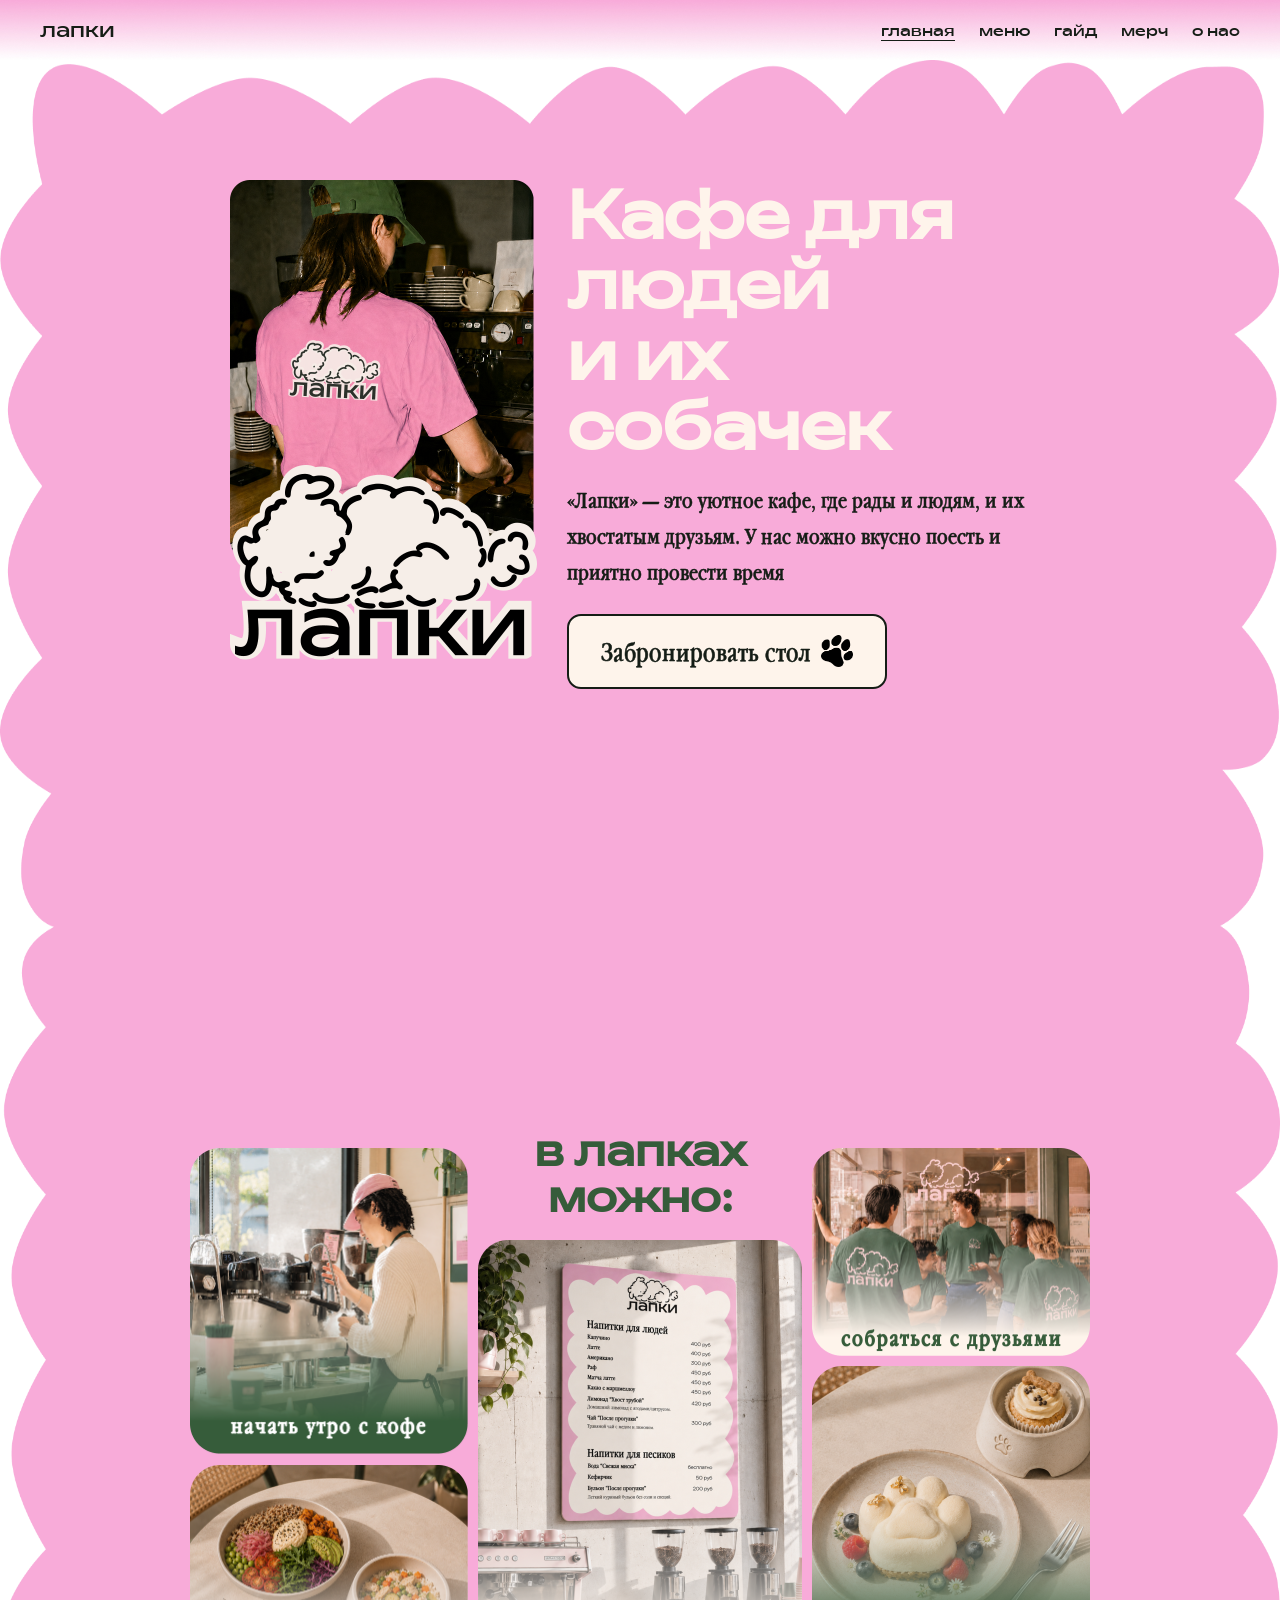
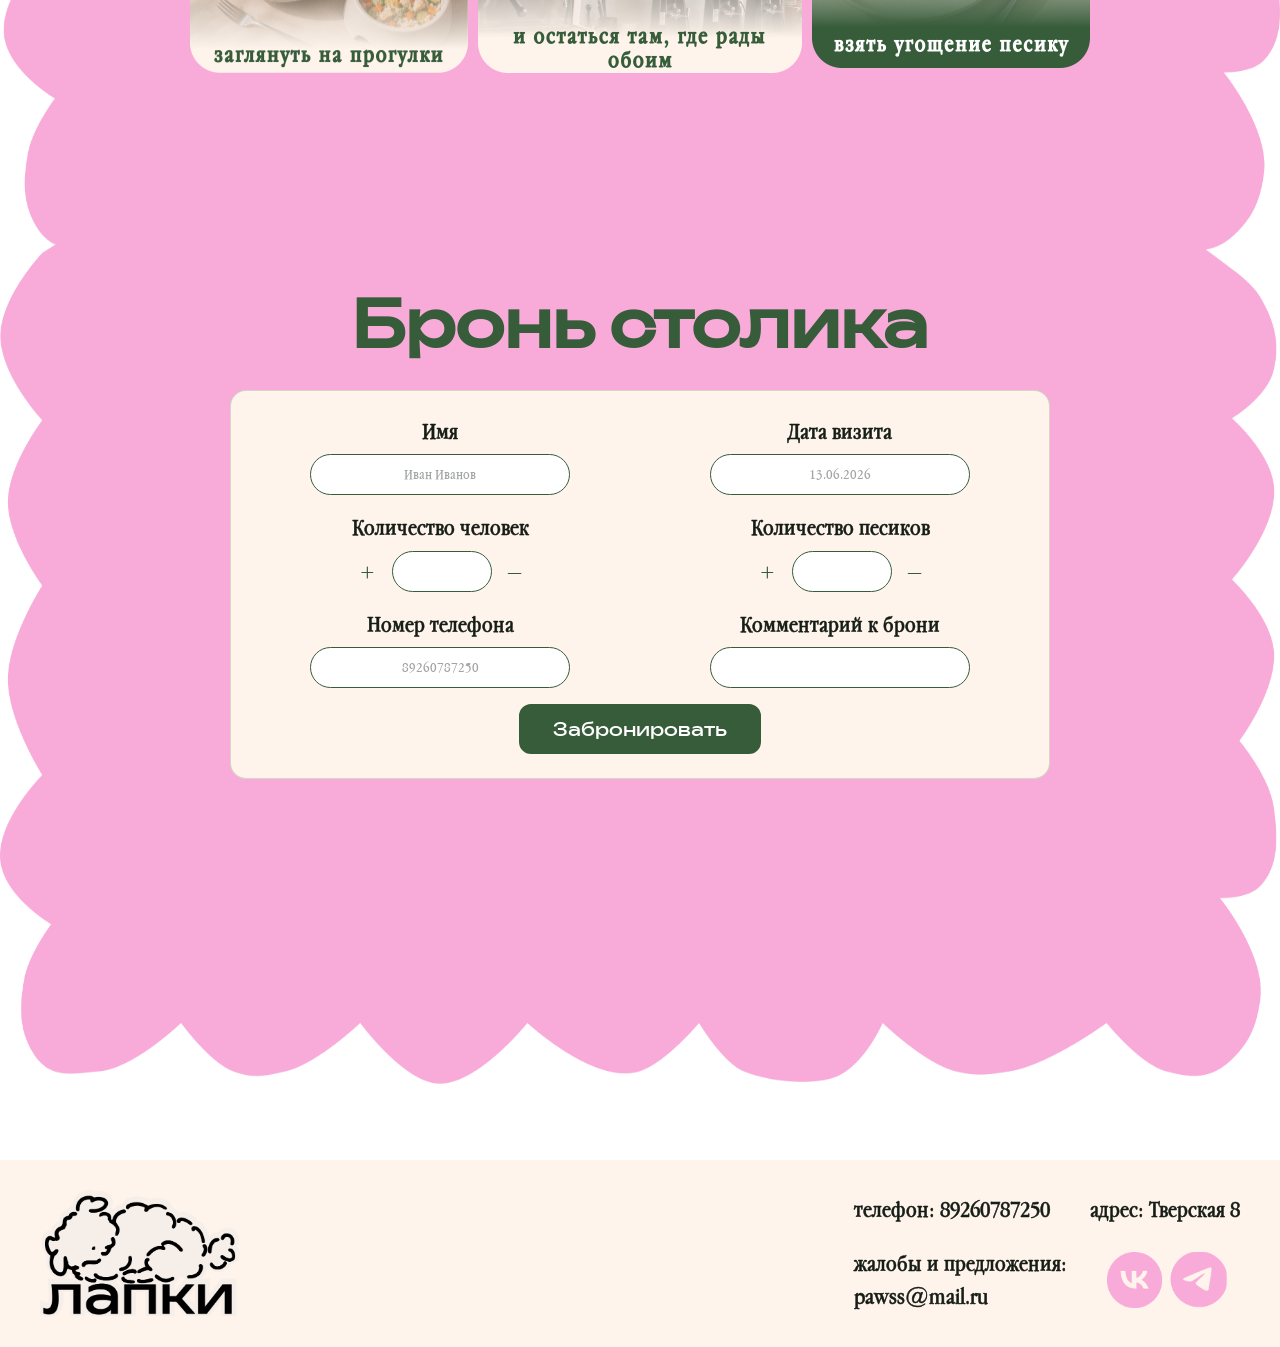
<file: index.html>
<!DOCTYPE html>
<html lang="ru">
<head>
    <meta charset="UTF-8">
    <meta name="viewport" content="width=device-width, initial-scale=1.0">
    <title>Лапки</title>
    <link rel="icon" href="assets/images/favicon.png" type="image/png">
    <link rel="stylesheet" href="css/style.css">
</head>
<body>
    <header class="header header-pink-white">
        <span class="header_logo">лапки</span>
        <button class="burger" aria-label="Меню"><span></span><span></span><span></span></button>
        <nav class="header_nav">
            <a href="index.html" class="nav_link nav_link-active">главная</a>
            <a href="menu.html" class="nav_link">меню</a>
            <a href="guide.html" class="nav_link">гайд</a>
            <a href="merch.html" class="nav_link">мерч</a>
            <a href="about.html" class="nav_link">о нас</a>
        </nav>
    </header>

    <main class="main-page" style="background-image: url('assets/images/фон главная .png');">
        <div class="main-content">
            <section class="hero" id="screen1">
                <div class="hero_left">
                    <img src="assets/images/first.png" class="hero_photo">
                </div>
                <div class="hero_right">
                    <h1 class="hero_title">Кафе для людей<br>и их собачек</h1>
                    <p class="hero_desc">«Лапки» — это уютное кафе, где рады и людям, и их хвостатым друзьям. У нас можно вкусно поесть и приятно провести время</p>
                    <a href="#booking" class="btn-book">Забронировать стол <img src="assets/images/paaws.png" class="btn_paw"></a>
                </div>
            </section>

            <section class="activities">
                <div class="act-grid">
                    <div class="act-col act-col-left">
                        <img src="assets/images/33.png" class="act-img">
                        <img src="assets/images/11.png" class="act-img">
                    </div>
                    <div class="act-col act-col-center">
                        <h2 class="act-title">в лапках<br>можно:</h2>
                        <img src="assets/images/Frame 45.png" class="act-img act-img-center">
                    </div>
                    <div class="act-col act-col-right">
                        <img src="assets/images/44.png" class="act-img">
                        <img src="assets/images/55.png" class="act-img">
                    </div>
                </div>
            </section>

            <section class="booking" id="booking">
                <h2 class="booking_title">Бронь столика</h2>
                <form class="booking_form">
                    <div class="booking_row">
                        <div class="booking_field">
                            <label class="booking_label">Имя</label>
                            <input type="text" class="booking_input" placeholder="Иван Иванов">
                        </div>
                        <div class="booking_field">
                            <label class="booking_label">Дата визита</label>
                            <input type="text" class="booking_input" placeholder="13.06.2026">
                        </div>
                    </div>
                    <div class="booking_row">
                        <div class="booking_field">
                            <label class="booking_label">Количество человек</label>
                            <div class="booking_counter">
                                <button type="button" class="counter_btn" data-action="plus" data-target="people">+</button>
                                <input type="text" class="counter_input" id="people-count" value="" readonly>
                                <button type="button" class="counter_btn" data-action="minus" data-target="people">—</button>
                            </div>
                        </div>
                        <div class="booking_field">
                            <label class="booking_label">Количество песиков</label>
                            <div class="booking_counter">
                                <button type="button" class="counter_btn" data-action="plus" data-target="dogs">+</button>
                                <input type="text" class="counter_input" id="dogs-count" value="" readonly>
                                <button type="button" class="counter_btn" data-action="minus" data-target="dogs">—</button>
                            </div>
                        </div>
                    </div>
                    <div class="booking_row">
                        <div class="booking_field">
                            <label class="booking_label">Номер телефона</label>
                            <input type="tel" class="booking_input" placeholder="89260787250">
                            
                        </div>
                        <div class="booking_field">
                            <label class="booking_label">Комментарий к брони</label>
                            <input type="text" class="booking_input">
                        </div>
                    </div>
                    <div class="booking_submit-wrap">
                        <button type="button" class="btn-green">Забронировать</button>
                    </div>
                </form>
            </section>
        </div>
    </main>

    <footer class="footer">
        <div class="footer_inner">
            <img src="assets/images/logo.png" class="footer_logo-img">
            <div class="footer_right">
                <div class="footer_row">
                    <span>телефон: 89260787250</span>
                    <span>адрес: Тверская 8</span>
                </div>
                <div class="footer_row">
                    <span>жалобы и предложения:<br>pawss@mail.ru</span>
                    <img src="assets/images/net.png" class="footer_socials">
                </div>
            </div>
        </div>
    </footer>

    <script src="scripts/script.js"></script>
</body>
</html>
</file>
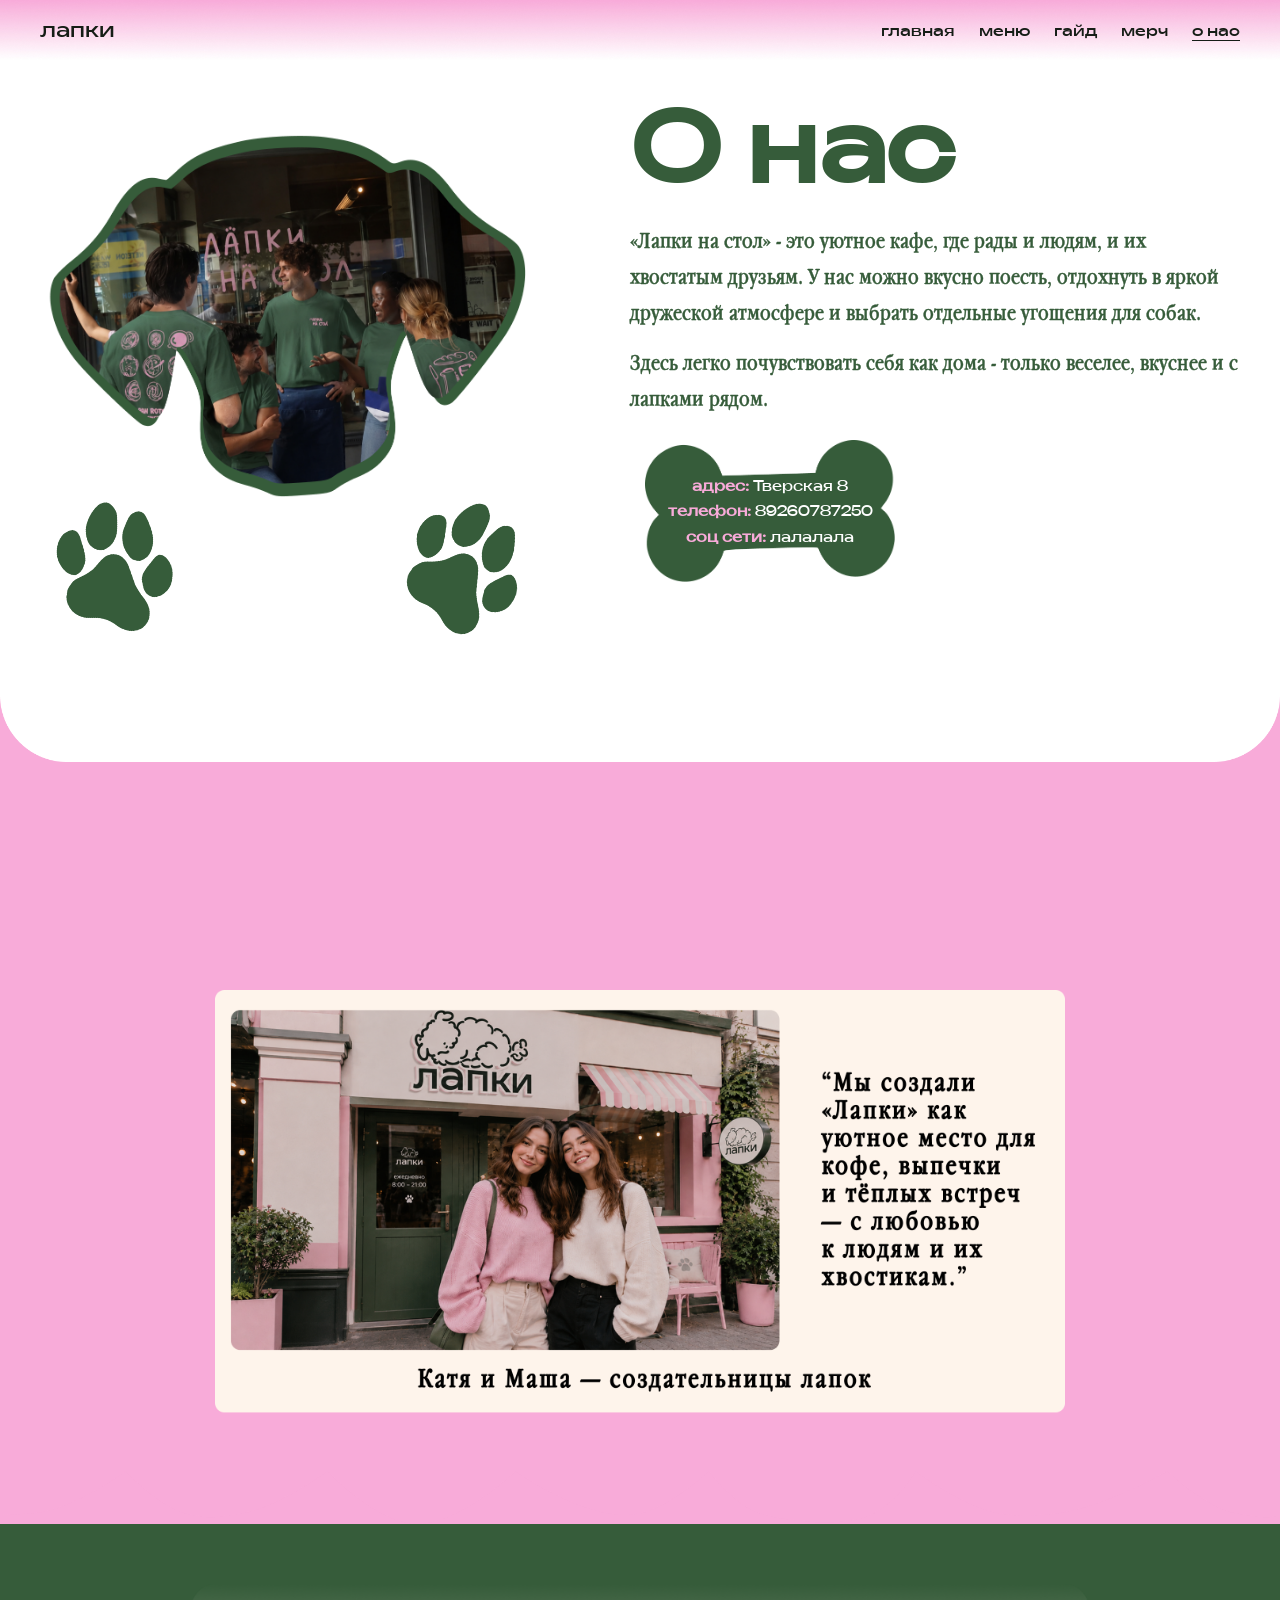
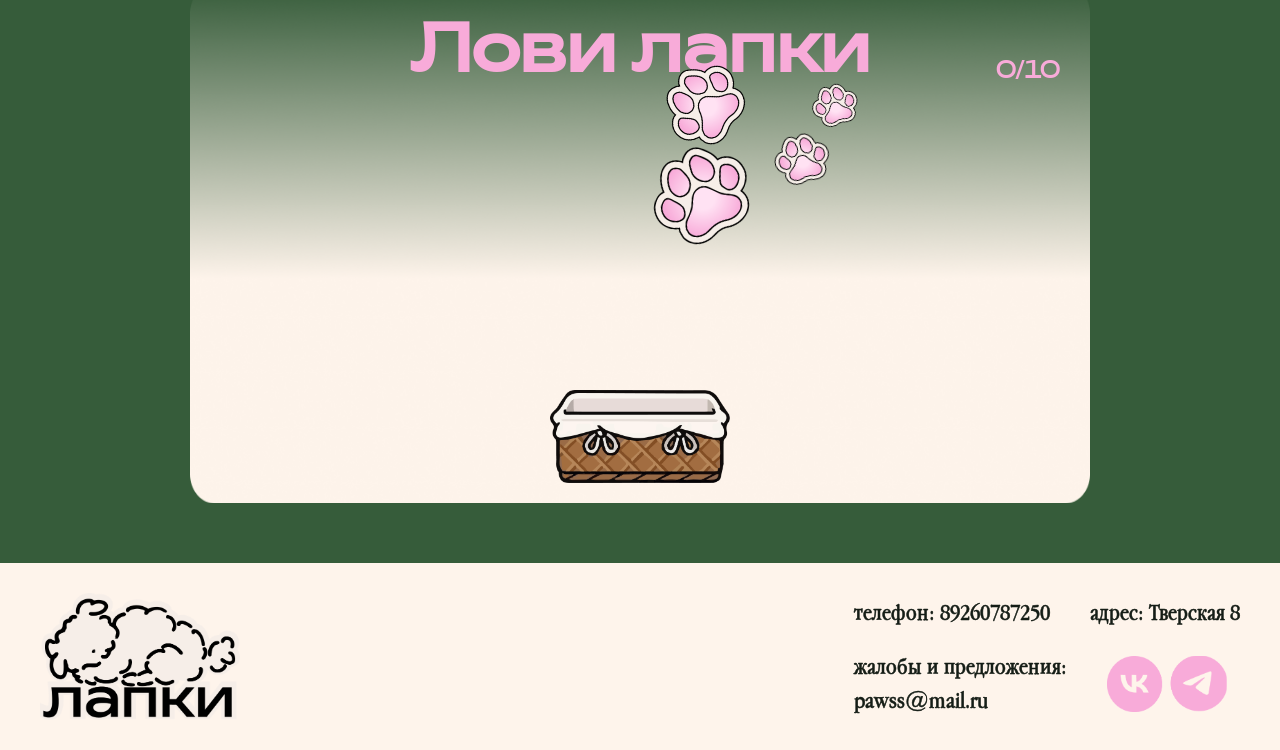
<file: about.html>
<!DOCTYPE html>
<html lang="ru">
<head>
    <meta charset="UTF-8">
    <meta name="viewport" content="width=device-width, initial-scale=1.0">
    <title>Лапки</title>
    <link rel="icon" href="assets/images/favicon.png" type="image/png">
    <link rel="stylesheet" href="css/style.css">
</head>
<body>
    <header class="header header-pink-white">
        <span class="header_logo">лапки</span>
        <button class="burger" aria-label="Меню"><span></span><span></span><span></span></button>
        <nav class="header_nav">
            <a href="index.html" class="nav_link">главная</a>
            <a href="menu.html" class="nav_link">меню</a>
            <a href="guide.html" class="nav_link">гайд</a>
            <a href="merch.html" class="nav_link">мерч</a>
            <a href="about.html" class="nav_link nav_link-active">о нас</a>
        </nav>
    </header>

    <main class="about-page">
        <section class="about-top">
            <div class="about-top_content">
                <div class="about-top_left">
                    <img src="assets/images/dogg.png" class="about-top_photo">
                    <div class="about-top_paws">
                        <img src="assets/images/paaws.png" class="about-top_paw about-top_paw-1">
                        <img src="assets/images/paaws.png" class="about-top_paw about-top_paw-2">
                    </div>
                </div>
                <div style="width: 30px; flex-shrink: 0;"></div>
                <div class="about-top_right">
                    <h1 class="about-top_title">О нас</h1>
                    <p class="about-top_text">«Лапки на стол» - это уютное кафе, где рады и людям, и их хвостатым друзьям. У нас можно вкусно поесть, отдохнуть в яркой дружеской атмосфере и выбрать отдельные угощения для собак.</p>
                    <p class="about-top_text">Здесь легко почувствовать себя как дома - только веселее, вкуснее и с лапками рядом.</p>
                    <div class="about-top_bone">
                        <img src="assets/images/la.png" class="about-top_bone-img">
                        <div class="about-top_bone-text">
                            <p><strong>адрес:</strong> Тверская 8</p>
                            <p><strong>телефон:</strong> 89260787250</p>
                            <p><strong>соц сети:</strong> лалалала</p>
                        </div>
                    </div>
                </div>
            </div>
        </section>

        <div class="about-girls" style="background:var(-pink); text-align:center; padding:30px 40px 0;">
            <img src="assets/images/2 о нас.png" class="about-girls_img about-girls_img-desktop" style="max-width:850px; width:100%; margin:0 auto;">
            <img src="assets/images/адопт о нас.png" class="about-girls_img about-girls_img-mobile" style="max-width:850px; width:100%; margin:0 auto; display:none;">
        </div>
        <div class="about-waves" style="background:var(-green); overflow:hidden; height:110px;">
            <img src="assets/images/2 экран о нас .png" style="width:100%; display:block; object-fit:cover; object-position:bottom; height:110px;">
        </div>

        <section class="about-screen3">
            <div class="game" id="paw-game">
                <h2 class="game_title">Лови лапки</h2>
                <div class="game_field" id="game-field">
                    <div class="game_score" id="game-score">0/10</div>
                    <img src="assets/images/3 онас корзина.png" class="game_basket" id="game-basket">
                </div>
                <div class="game_win" id="game-win" style="display:none;">
                    <img src="assets/images/ура.png" class="game_win-img">
                    <img src="assets/images/Кнопка.png" class="game_win-btn" id="game-close">
                </div>
            </div>
        </section>
    </main>

    <footer class="footer">
        <div class="footer_inner">
            <img src="assets/images/logo.png" class="footer_logo-img">
            <div class="footer_right">
                <div class="footer_row">
                    <span>телефон: 89260787250</span>
                    <span>адрес: Тверская 8</span>
                </div>
                <div class="footer_row">
                    <span>жалобы и предложения:<br>pawss@mail.ru</span>
                    <img src="assets/images/net.png" class="footer_socials">
                </div>
            </div>
        </div>
    </footer>

    <script src="scripts/script.js"></script>
</body>
</html>
</file>
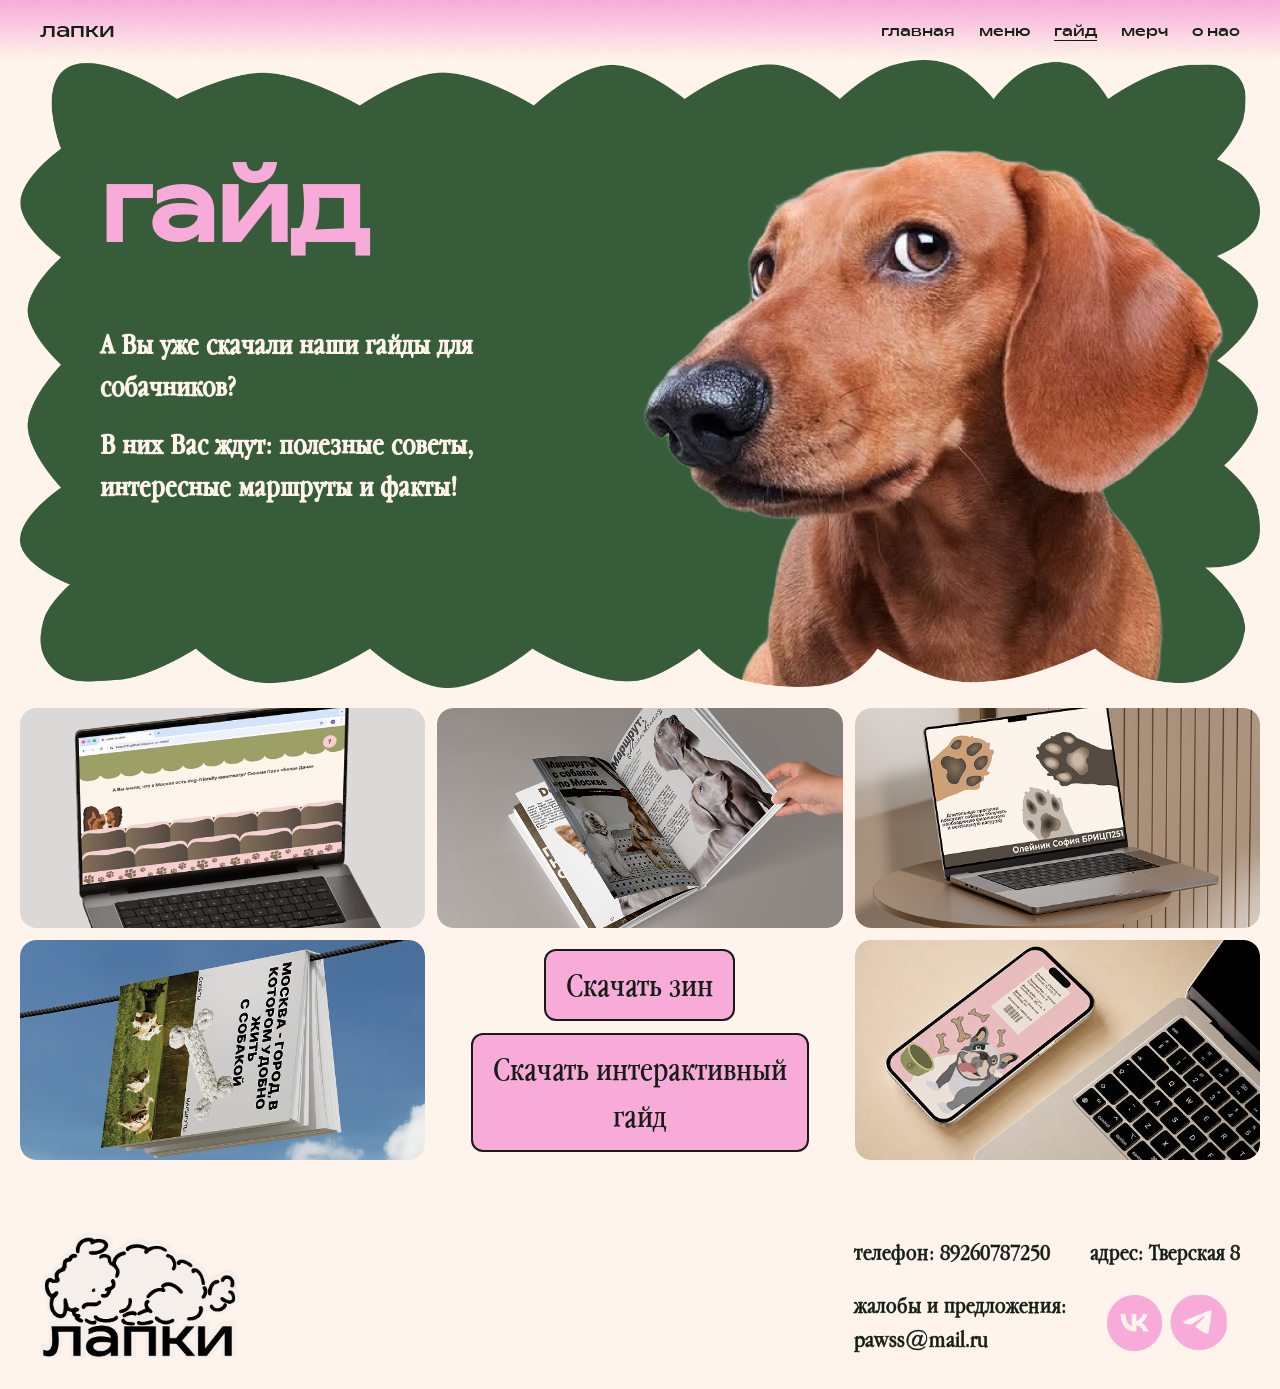
<file: guide.html>
<!DOCTYPE html>
<html lang="ru">
<head>
    <meta charset="UTF-8">
    <meta name="viewport" content="width=device-width, initial-scale=1.0">
    <title>Лапки</title>
    <link rel="icon" href="assets/images/favicon.png" type="image/png">
    <link rel="stylesheet" href="css/style.css">
</head>
<body>
    <header class="header header-pink-beige">
        <span class="header_logo">лапки</span>
        <button class="burger" aria-label="Меню"><span></span><span></span><span></span></button>
        <nav class="header_nav">
            <a href="index.html" class="nav_link">главная</a>
            <a href="menu.html" class="nav_link">меню</a>
            <a href="guide.html" class="nav_link nav_link-active">гайд</a>
            <a href="merch.html" class="nav_link">мерч</a>
            <a href="about.html" class="nav_link">о нас</a>
        </nav>
    </header>

    <main class="guide-page">
        <section class="guide-hero">
            <img src="assets/images/Vector 112.png" class="guide-hero_bg">
            <div class="guide-hero_overlay">
                <h1 class="guide-hero_title">гайд</h1>
                <p class="guide-hero_text"><strong>А Вы уже скачали наши гайды для собачников?</strong></p>
                <p class="guide-hero_text"><strong>В них Вас ждут: полезные советы, интересные маршруты и факты!</strong></p>
            </div>
        </section>

        <section class="guide-grid">
            <div class="guide-grid_row">
                <div class="guide-card">
                    <img src="assets/images/3.png" class="guide-card_img">
                </div>
                <div class="guide-card">
                    <img src="assets/images/1.png" class="guide-card_img">
                </div>
                <div class="guide-card">
                    <img src="assets/images/4.png" class="guide-card_img">
                </div>
            </div>
            <div class="guide-grid_row">
                <div class="guide-card">
                    <img src="assets/images/2.png" class="guide-card_img">
                </div>
                <div class="guide-buttons">
                    <a href="assets/images/зин.pdf" target="_blank" class="btn-outline-pink">Скачать зин</a>
                    <a href="https://beschhh.github.io/paws-on-table/" target="_blank" class="btn-outline-pink">Скачать интерактивный<br>гайд</a>
                </div>
                <div class="guide-card">
                    <img src="assets/images/5.png" class="guide-card_img">
                </div>
            </div>
        </section>
    </main>

    <footer class="footer">
        <div class="footer_inner">
            <img src="assets/images/logo.png" class="footer_logo-img">
            <div class="footer_right">
                <div class="footer_row">
                    <span>телефон: 89260787250</span>
                    <span>адрес: Тверская 8</span>
                </div>
                <div class="footer_row">
                    <span>жалобы и предложения:<br>pawss@mail.ru</span>
                    <img src="assets/images/net.png" class="footer_socials">
                </div>
            </div>
        </div>
    </footer>

    <script src="scripts/script.js"></script>
</body>
</html>
</file>
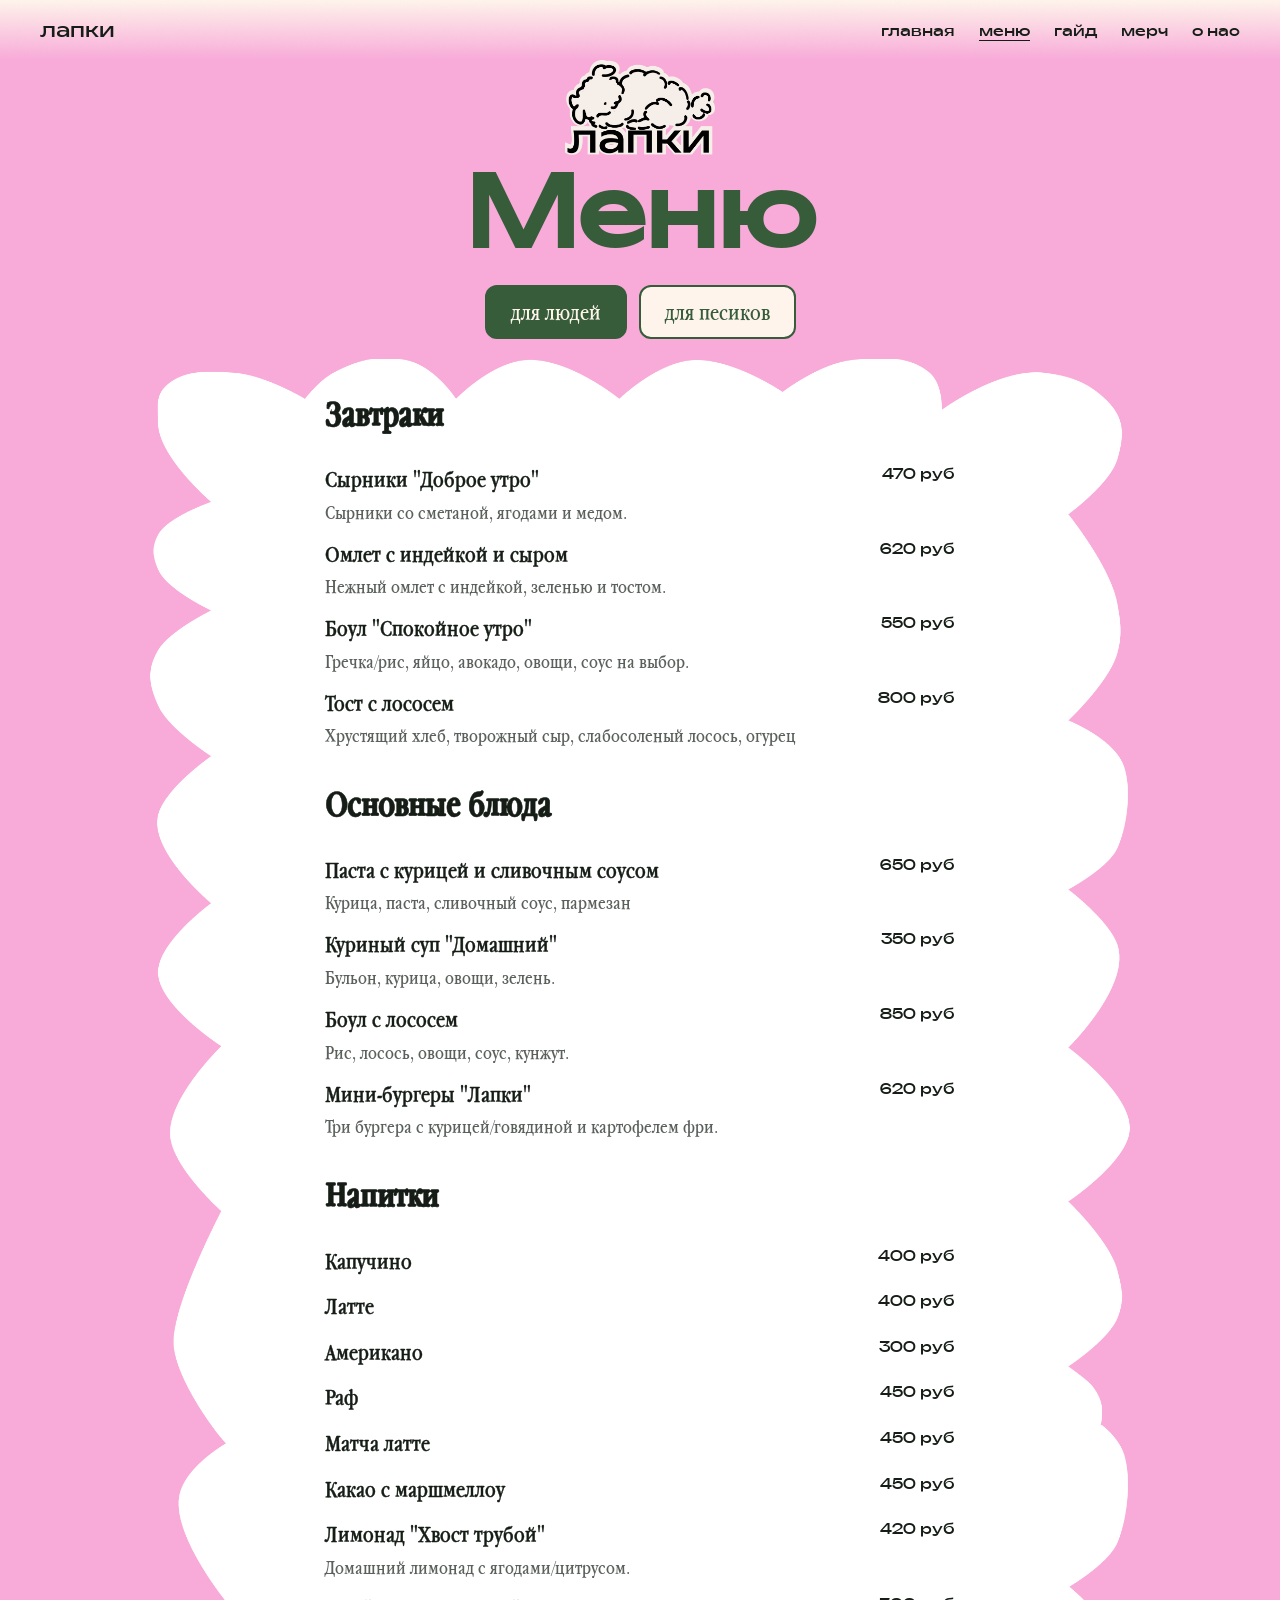
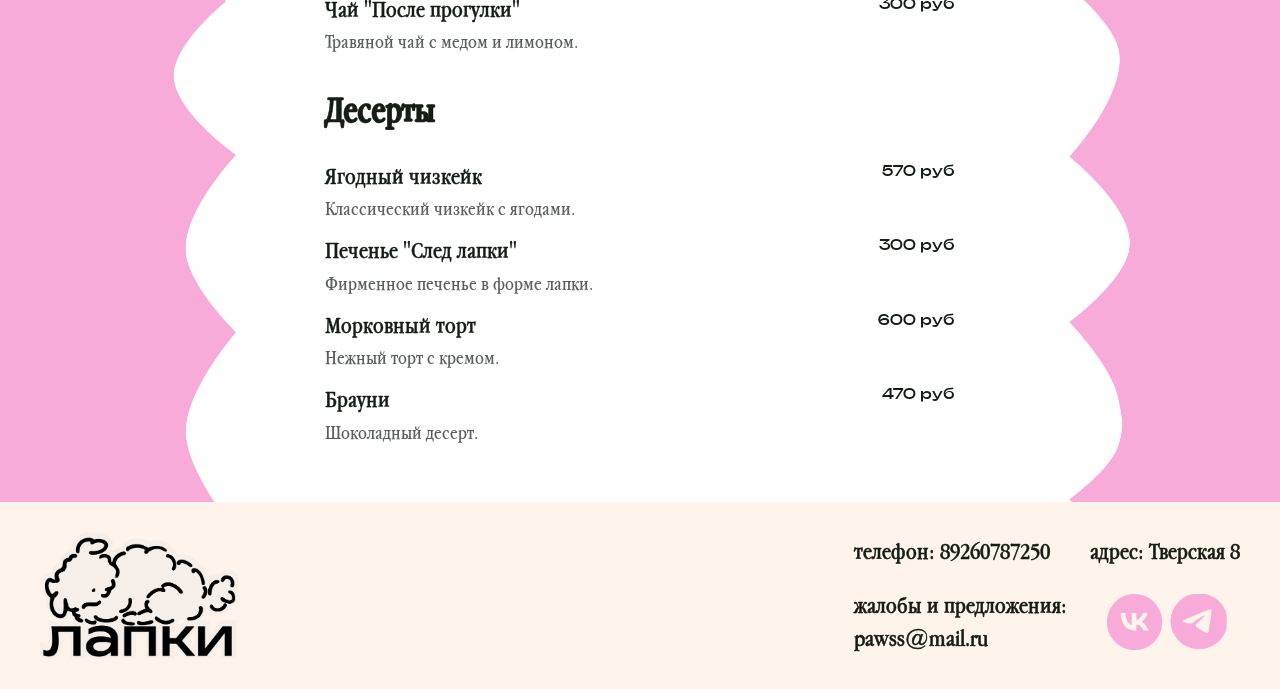
<file: menu.html>
<!DOCTYPE html>
<html lang="ru">
<head>
    <meta charset="UTF-8">
    <meta name="viewport" content="width=device-width, initial-scale=1.0">
    <title>Лапки</title>
    <link rel="icon" href="assets/images/favicon.png" type="image/png">
    <link rel="stylesheet" href="css/style.css">
</head>
<body>
    <header class="header header-beige-pink">
        <span class="header_logo">лапки</span>
        <button class="burger" aria-label="Меню"><span></span><span></span><span></span></button>
        <nav class="header_nav">
            <a href="index.html" class="nav_link">главная</a>
            <a href="menu.html" class="nav_link nav_link-active">меню</a>
            <a href="guide.html" class="nav_link">гайд</a>
            <a href="merch.html" class="nav_link">мерч</a>
            <a href="about.html" class="nav_link">о нас</a>
        </nav>
    </header>

    <main class="menu-page" id="menu-bg">
        <div class="menu-header">
            <img src="assets/images/logo.png" class="menu-header_logo">
            <h1 class="menu-header_title">Меню</h1>
            <div class="menu-tabs">
                <button class="menu-tab menu-tab-active" data-tab="people">для людей</button>
                <button class="menu-tab" data-tab="dogs">для песиков</button>
            </div>
        </div>
        <div class="menu-waves-wrap" style="background-image: url('assets/images/люди.png');" id="menu-waves">
        <div class="menu-content-wrap">

            <div class="menu-content menu-content-active" id="menu-people">
                <div class="menu-card">
<h3 class="menu-category">Завтраки</h3>
                    <div class="menu-item"><div class="menu-item_info"><span class="menu-item_name">Сырники "Доброе утро"</span><span class="menu-item_desc">Сырники со сметаной, ягодами и медом.</span></div><span class="menu-item_price">470 руб</span></div>
                    <div class="menu-item"><div class="menu-item_info"><span class="menu-item_name">Омлет с индейкой и сыром</span><span class="menu-item_desc">Нежный омлет с индейкой, зеленью и тостом.</span></div><span class="menu-item_price">620 руб</span></div>
                    <div class="menu-item"><div class="menu-item_info"><span class="menu-item_name">Боул "Спокойное утро"</span><span class="menu-item_desc">Гречка/рис, яйцо, авокадо, овощи, соус на выбор.</span></div><span class="menu-item_price">550 руб</span></div>
                    <div class="menu-item"><div class="menu-item_info"><span class="menu-item_name">Тост с лососем</span><span class="menu-item_desc">Хрустящий хлеб, творожный сыр, слабосоленый лосось, огурец</span></div><span class="menu-item_price">800 руб</span></div>

                    <h3 class="menu-category">Основные блюда</h3>
                    <div class="menu-item"><div class="menu-item_info"><span class="menu-item_name">Паста с курицей и сливочным соусом</span><span class="menu-item_desc">Курица, паста, сливочный соус, пармезан</span></div><span class="menu-item_price">650 руб</span></div>
                    <div class="menu-item"><div class="menu-item_info"><span class="menu-item_name">Куриный суп "Домашний"</span><span class="menu-item_desc">Бульон, курица, овощи, зелень.</span></div><span class="menu-item_price">350 руб</span></div>
                    <div class="menu-item"><div class="menu-item_info"><span class="menu-item_name">Боул с лососем</span><span class="menu-item_desc">Рис, лосось, овощи, соус, кунжут.</span></div><span class="menu-item_price">850 руб</span></div>
                    <div class="menu-item"><div class="menu-item_info"><span class="menu-item_name">Мини-бургеры "Лапки"</span><span class="menu-item_desc">Три бургера с курицей/говядиной и картофелем фри.</span></div><span class="menu-item_price">620 руб</span></div>

                    <h3 class="menu-category">Напитки</h3>
                    <div class="menu-item"><div class="menu-item_info"><span class="menu-item_name">Капучино</span></div><span class="menu-item_price">400 руб</span></div>
                    <div class="menu-item"><div class="menu-item_info"><span class="menu-item_name">Латте</span></div><span class="menu-item_price">400 руб</span></div>
                    <div class="menu-item"><div class="menu-item_info"><span class="menu-item_name">Американо</span></div><span class="menu-item_price">300 руб</span></div>
                    <div class="menu-item"><div class="menu-item_info"><span class="menu-item_name">Раф</span></div><span class="menu-item_price">450 руб</span></div>
                    <div class="menu-item"><div class="menu-item_info"><span class="menu-item_name">Матча латте</span></div><span class="menu-item_price">450 руб</span></div>
                    <div class="menu-item"><div class="menu-item_info"><span class="menu-item_name">Какао с маршмеллоу</span></div><span class="menu-item_price">450 руб</span></div>
                    <div class="menu-item"><div class="menu-item_info"><span class="menu-item_name">Лимонад "Хвост трубой"</span><span class="menu-item_desc">Домашний лимонад с ягодами/цитрусом.</span></div><span class="menu-item_price">420 руб</span></div>
                    <div class="menu-item"><div class="menu-item_info"><span class="menu-item_name">Чай "После прогулки"</span><span class="menu-item_desc">Травяной чай с медом и лимоном.</span></div><span class="menu-item_price">300 руб</span></div>

                    <h3 class="menu-category">Десерты</h3>
                    <div class="menu-item"><div class="menu-item_info"><span class="menu-item_name">Ягодный чизкейк</span><span class="menu-item_desc">Классический чизкейк с ягодами.</span></div><span class="menu-item_price">570 руб</span></div>
                    <div class="menu-item"><div class="menu-item_info"><span class="menu-item_name">Печенье "След лапки"</span><span class="menu-item_desc">Фирменное печенье в форме лапки.</span></div><span class="menu-item_price">300 руб</span></div>
                    <div class="menu-item"><div class="menu-item_info"><span class="menu-item_name">Морковный торт</span><span class="menu-item_desc">Нежный торт с кремом.</span></div><span class="menu-item_price">600 руб</span></div>
                    <div class="menu-item"><div class="menu-item_info"><span class="menu-item_name">Брауни</span><span class="menu-item_desc">Шоколадный десерт.</span></div><span class="menu-item_price">470 руб</span></div>
                </div>
            </div>

            <div class="menu-content" id="menu-dogs">
                <div class="menu-card">
<h3 class="menu-category">Основные блюда</h3>
                    <div class="menu-item"><div class="menu-item_info"><span class="menu-item_name">Боул "Счастливый хвост"</span><span class="menu-item_desc">Индейка, рис, морковь, кабачок.</span></div><span class="menu-item_price">380 руб</span></div>
                    <div class="menu-item"><div class="menu-item_info"><span class="menu-item_name">Боул "Гав-гурман"</span><span class="menu-item_desc">Говядина, гречка, тыква, немного зелени.</span></div><span class="menu-item_price">380 руб</span></div>
                    <div class="menu-item"><div class="menu-item_info"><span class="menu-item_name">Рыбный боул "Мокрый нос"</span><span class="menu-item_desc">Лосось, рис, кабачок.</span></div><span class="menu-item_price">450 руб</span></div>
                    <div class="menu-item"><div class="menu-item_info"><span class="menu-item_name">Мини-стейк для хвостика</span><span class="menu-item_desc">Нежная говядина с овощным пюре.</span></div><span class="menu-item_price">450 руб</span></div>

                    <h3 class="menu-category">Легкие перекусы</h3>
                    <div class="menu-item"><div class="menu-item_info"><span class="menu-item_name">Печенье "Хрум-лапка"</span><span class="menu-item_desc">Печенье из овсянки и банана.</span></div><span class="menu-item_price">320 руб</span></div>
                    <div class="menu-item"><div class="menu-item_info"><span class="menu-item_name">Морковные палочки</span><span class="menu-item_desc">Полезный хрустящий перекус.</span></div><span class="menu-item_price">150 руб</span></div>
                    <div class="menu-item"><div class="menu-item_info"><span class="menu-item_name">Куриные кусочки</span><span class="menu-item_desc">Небольшие кусочки отварной курицы.</span></div><span class="menu-item_price">200 руб</span></div>
                    <div class="menu-item"><div class="menu-item_info"><span class="menu-item_name">Тыквенные кубики</span><span class="menu-item_desc">Мягкие кусочки тыквы.</span></div><span class="menu-item_price">200 руб</span></div>

                    <h3 class="menu-category">Напитки</h3>
                    <div class="menu-item"><div class="menu-item_info"><span class="menu-item_name">Вода "Свежая миска"</span></div><span class="menu-item_price">бесплатно</span></div>
                    <div class="menu-item"><div class="menu-item_info"><span class="menu-item_name">Кефирчик</span></div><span class="menu-item_price">50 руб</span></div>
                    <div class="menu-item"><div class="menu-item_info"><span class="menu-item_name">Бульон "После прогулки"</span><span class="menu-item_desc">Легкий куриный бульон без соли и специй.</span></div><span class="menu-item_price">200 руб</span></div>

                    <h3 class="menu-category">Десерты</h3>
                    <div class="menu-item"><div class="menu-item_info"><span class="menu-item_name">Пупкейк</span><span class="menu-item_desc">Мини-кекс для собак на основе овсянки.</span></div><span class="menu-item_price">200 руб</span></div>
                    <div class="menu-item"><div class="menu-item_info"><span class="menu-item_name">Мороженое "Холодный нос"</span><span class="menu-item_desc">Йогурт с бананом.</span></div><span class="menu-item_price">200 руб</span></div>
                    <div class="menu-item"><div class="menu-item_info"><span class="menu-item_name">Творожок "Умная лапка"</span><span class="menu-item_desc">Нежный творог без сахара с ягодой/бананом.</span></div><span class="menu-item_price">200 руб</span></div>
                </div>
            </div>
        </div>
        </div>
    </main>

    <footer class="footer">
        <div class="footer_inner">
            <img src="assets/images/logo.png" class="footer_logo-img">
            <div class="footer_right">
                <div class="footer_row">
                    <span>телефон: 89260787250</span>
                    <span>адрес: Тверская 8</span>
                </div>
                <div class="footer_row">
                    <span>жалобы и предложения:<br>pawss@mail.ru</span>
                    <img src="assets/images/net.png" class="footer_socials">
                </div>
            </div>
        </div>
    </footer>

    <script src="scripts/script.js"></script>
</body>
</html>
</file>
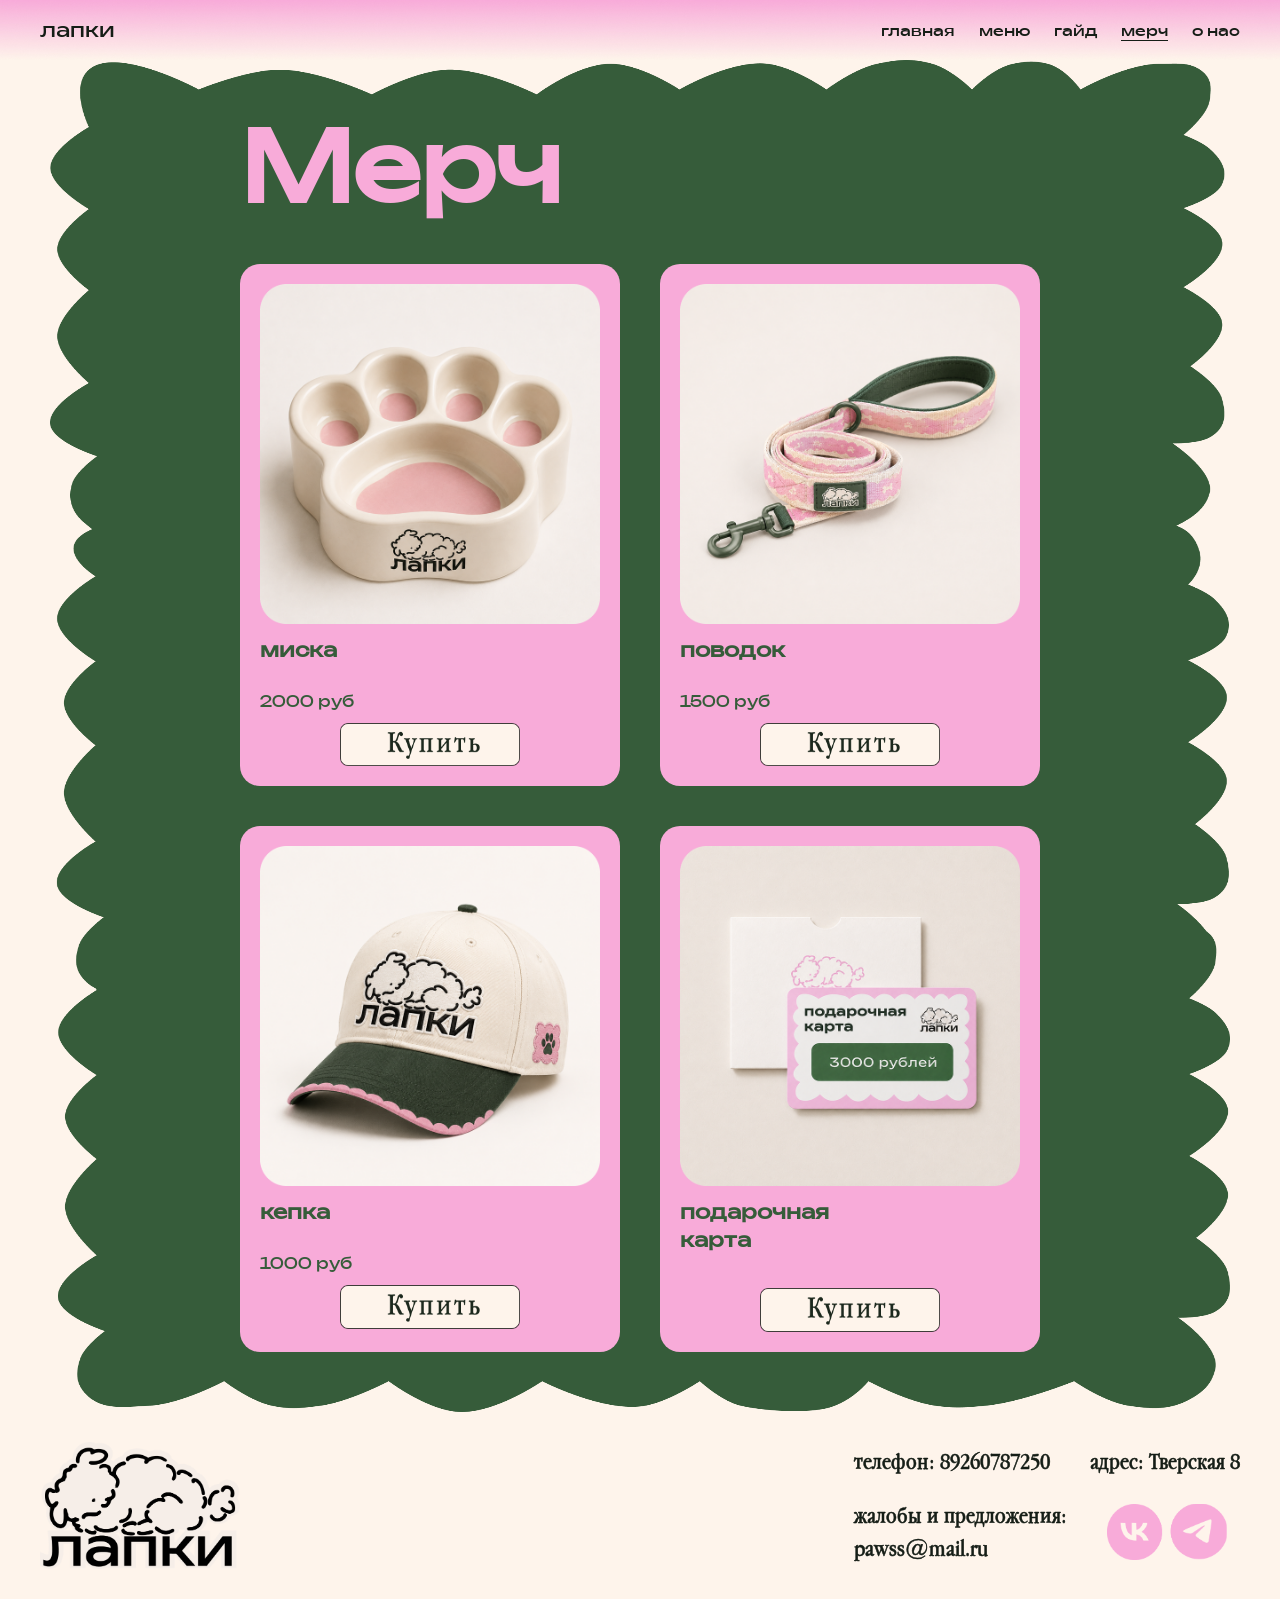
<file: merch.html>
<!DOCTYPE html>
<html lang="ru">
<head>
    <meta charset="UTF-8">
    <meta name="viewport" content="width=device-width, initial-scale=1.0">
    <title>Лапки</title>
    <link rel="icon" href="assets/images/favicon.png" type="image/png">
    <link rel="stylesheet" href="css/style.css">
</head>
<body>
    <header class="header header-pink-beige">
        <span class="header_logo">лапки</span>
        <button class="burger" aria-label="Меню"><span></span><span></span><span></span></button>
        <nav class="header_nav">
            <a href="index.html" class="nav_link">главная</a>
            <a href="menu.html" class="nav_link">меню</a>
            <a href="guide.html" class="nav_link">гайд</a>
            <a href="merch.html" class="nav_link nav_link-active">мерч</a>
            <a href="about.html" class="nav_link">о нас</a>
        </nav>
    </header>

    <main class="merch-page" style="background-image: url('assets/images/мерч фон.png');">
        <h1 class="merch-title">Мерч</h1>
        <div class="merch-grid">
            <div class="merch-card">
                <div class="merch-card_img-wrap">
                    <img src="assets/images/миска.png" class="merch-card_img">
                </div>
                <h3 class="merch-card_name">миска</h3>
                <p class="merch-card_price">2000 руб</p>
                <a href="404.html"><img src="assets/images/КУПИТЬ.png" class="merch-card_btn"></a>
            </div>
            <div class="merch-card">
                <div class="merch-card_img-wrap">
                    <img src="assets/images/поводок.png" class="merch-card_img">
                </div>
                <h3 class="merch-card_name">поводок</h3>
                <p class="merch-card_price">1500 руб</p>
                <a href="404.html"><img src="assets/images/КУПИТЬ.png" class="merch-card_btn"></a>
            </div>
            <div class="merch-card">
                <div class="merch-card_img-wrap">
                    <img src="assets/images/кепка.png" class="merch-card_img">
                </div>
                <h3 class="merch-card_name">кепка</h3>
                <p class="merch-card_price">1000 руб</p>
                <a href="404.html"><img src="assets/images/КУПИТЬ.png" class="merch-card_btn"></a>
            </div>
            <div class="merch-card">
                <div class="merch-card_img-wrap">
                    <img src="assets/images/карта.png" class="merch-card_img">
                </div>
                <h3 class="merch-card_name">подарочная<br>карта</h3>
                <p class="merch-card_price"></p>
                <a href="404.html"><img src="assets/images/КУПИТЬ.png" class="merch-card_btn"></a>
            </div>
        </div>
    </main>

    <footer class="footer">
        <div class="footer_inner">
            <img src="assets/images/logo.png" class="footer_logo-img">
            <div class="footer_right">
                <div class="footer_row">
                    <span>телефон: 89260787250</span>
                    <span>адрес: Тверская 8</span>
                </div>
                <div class="footer_row">
                    <span>жалобы и предложения:<br>pawss@mail.ru</span>
                    <img src="assets/images/net.png" class="footer_socials">
                </div>
            </div>
        </div>
    </footer>

    <script src="scripts/script.js"></script>
</body>
</html>
</file>
<file: css/style.css>
@import url('reset.css');
@import url('fonts.css');

:root {
    --pink: #F8ABD9;
    --green: #365C3A;
    --cream: #FEF4EB;
    --white: #FFFFFF;
    --black: #151D16;
}
* { box-sizing: border-box; }

body {
    font-family: 'Apple Garamond', 'Georgia', serif;
    background-color: var(--white);
    color: var(--green);
    line-height: 1.4;
    overflow-x: hidden;
}

a { text-decoration: none; color: inherit; }
img { max-width: 100%; height: auto; display: block; }

.header {
    display: flex;
    align-items: center;
    justify-content: space-between;
    padding: 16px 40px;
    position: sticky;
    top: 0;
    z-index: 100;
    background-size: 100% 100%;
    background-repeat: no-repeat;
}

.header-beige-pink {
    background-image: url('../assets/images/хэдер беж-роз.jpg');
}

.header-pink-beige {
    background-image: url('../assets/images/хэдер роз-беж.jpg');
}

.header-pink-white {
    background-image: url('../assets/images/хэдер роз-бел.jpg');
}

.header_logo {
    font-family: 'Bounded', sans-serif;
    font-size: 20px;
    color: var(--black);
}

.header_nav { display: flex; gap: 24px; }

.nav_link {
    font-family: 'Bounded', sans-serif;
    font-size: 15px;
    color: var(--black);
}

.nav_link-active {
    text-decoration: underline;
    text-underline-offset: 4px;
}


.main-page {
    background-size: 100% 100%;
    background-repeat: no-repeat;
    background-position: top center;
}

.main-content {
    padding: 0 40px;
    max-width: 900px;
    margin: 0 auto;
}


.hero {
    display: flex;
    gap: 30px;
    align-items: flex-start;
    min-height: 100vh;
    padding: 120px 20px 40px 20px;
}

.hero_left { flex: 0 0 307px; margin-left: -20px; }

.hero_photo { width: 307px; height: 480px; object-fit: cover; border-radius: 16px; }

.hero_right { flex: 1; }

.hero_title {
    font-family: 'Bounded', sans-serif;
    font-size: 64px;
    line-height: 1.1;
    margin-bottom: 20px;
    color: var(--cream);
}

.hero_desc {
    font-family: 'Apple Garamond', serif;
    font-size: 24px;
    line-height: 1.5;
    margin-bottom: 24px;
    margin-top: 16px;
    color: var(--black);
    -webkit-text-stroke: 0.5px var(--black);
}

.btn-book {
    display: inline-flex;
    align-items: center;
    gap: 10px;
    padding: 16px 32px;
    border: 2px solid var(--black);
    border-radius: 14px;
    background: var(--cream);
    color: var(--black);
    font-family: 'Apple Garamond', serif;
    font-size: 28px;
    text-decoration: none;
    -webkit-text-stroke: 0.5px var(--black);
    white-space: nowrap;
}

.btn_paw { width: 32px; height: 32px; filter: brightness(0); }

.btn-book:hover { opacity: 0.8; }


.activities {
    min-height: 100vh;
    display: flex;
    align-items: center;
    justify-content: center;
    padding: 40px 20px;
}

.act-grid {
    display: flex;
    gap: 10px;
    justify-content: center;
}

.act-col {
    display: flex;
    flex-direction: column;
    gap: 10px;
}

.act-col-left {
    width: 278px;
}

.act-col-left .act-img:first-child {
    width: 278px;
    height: 307px;
}

.act-col-left .act-img:last-child {
    width: 278px;
    height: 208px;
}

.act-col-center {
    width: 324px;
    align-items: center;
    justify-content: flex-start;
    margin-top: -30px;
}

.act-col-center .act-img {
    width: 324px;
    height: 433px;
}

.act-col-right {
    width: 278px;
}

.act-col-right .act-img:first-child {
    width: 278px;
    height: 208px;
}

.act-col-right .act-img:last-child {
    width: 278px;
    height: 302px;
}

.act-img {
    display: block;
    border-radius: 16px;
    object-fit: contain;
}

.act-title {
    font-family: 'Bounded', sans-serif;
    font-size: 40px;
    line-height: 1.15;
    color: var(--green);
    text-align: center;
    flex-shrink: 0;
    padding: 10px 0;
}


.booking {
    text-align: center;
    min-height: 100vh;
    display: flex;
    flex-direction: column;
    justify-content: flex-start;
    padding: 20px 0 40px;
}

.booking_title {
    font-family: 'Bounded', sans-serif;
    font-size: 64px;
    margin-bottom: 20px;
    color: var(--green);
}

.booking_form {
    background: var(--cream);
    border-radius: 16px;
    padding: 24px;
    border: 1px solid rgba(59, 91, 59, 0.2);
}

.booking_row {
    display: flex;
    gap: 30px;
    margin-bottom: 16px;
}

.booking_field { flex: 1; text-align: center; }

.booking_label {
    display: block;
    font-family: 'Apple Garamond', serif;
    font-size: 24px;
    margin-bottom: 6px;
    color: var(--black);
    -webkit-text-stroke: 0.5px var(--black);
}

.booking_input {
    width: 100%;
    max-width: 260px;
    padding: 10px 16px;
    border: 1.5px solid var(--green);
    border-radius: 30px;
    font-family: 'Apple Garamond', serif;
    font-size: 15px;
    background: var(--white);
    color: var(--black);
    outline: none;
    text-align: center;
    -webkit-text-stroke: 0.5px var(--black);
}

.booking_input::placeholder {
    -webkit-text-stroke: 0;
    color: rgba(21, 29, 22, 0.4);
}

.booking_counter {
    display: flex;
    align-items: center;
    justify-content: center;
    gap: 10px;
}

.counter_btn {
    border: none;
    background: transparent;
    color: var(--green);
    font-size: 20px;
    cursor: pointer;
    font-family: 'Apple Garamond', serif;
}

.counter_input {
    width: 100px;
    padding: 10px;
    border: 1.5px solid var(--green);
    border-radius: 30px;
    font-family: 'Apple Garamond', serif;
    font-size: 15px;
    background: var(--white);
    color: var(--black);
    outline: none;
    text-align: center;
    -webkit-text-stroke: 0.5px var(--black);
}

.booking_submit-wrap { margin-top: 8px; }

.btn-green {
    display: inline-block;
    padding: 12px 32px;
    border-radius: 12px;
    background: var(--green);
    color: var(--white);
    border: 2px solid var(--green);
    font-family: 'Bounded', sans-serif;
    font-size: 18px;
    cursor: pointer;
}

.btn-green:hover { opacity: 0.8; }


.menu-page {
    background-color: var(--pink);
    min-height: 100vh;
}

.menu-waves-wrap {
    background-size: 80% auto;
    background-repeat: no-repeat;
    background-position: top center;
    margin-top: 20px;
}

.menu-content-wrap {
    padding: 20px 40px 40px;
    max-width: 750px;
    margin: 0 auto;
}

.menu-header { text-align: center; margin-bottom: 20px; }

.menu-header_logo { width: 150px; margin: 0 auto 0; }

.menu-header_title {
    font-family: 'Bounded', sans-serif;
    font-size: 96px;
    color: var(--green);
    margin-bottom: 5px;
    margin-top: -10px;
}

.menu-tabs { display: flex; gap: 12px; justify-content: center; }

.menu-tab {
    padding: 10px 24px;
    border: 2px solid var(--green);
    border-radius: 12px;
    background: var(--cream);
    font-family: 'Apple Garamond', serif;
    font-size: 24px;
    color: var(--green);
    cursor: pointer;
}

.menu-tab-active { background: var(--green); color: var(--cream); }

.menu-content { display: none; }
.menu-content-active { display: block; }

.menu-card {
    padding: 10px 20px;
    margin: 0 auto;
}


.menu-category {
    font-family: 'Apple Garamond', serif;
    font-size: 36px;
    margin-top: 24px;
    margin-bottom: 12px;
    color: var(--black);
    padding-bottom: 6px;
    -webkit-text-stroke: 0.5px var(--black);
}

.menu-category:first-child { margin-top: 0; }

.menu-item {
    display: flex;
    justify-content: space-between;
    align-items: flex-start;
    padding: 6px 0;
    gap: 16px;
}

.menu-item_name {
    font-family: 'Apple Garamond', serif;
    font-size: 24px;
    color: var(--black);
    -webkit-text-stroke: 0.4px var(--black);
}


.menu-item_desc {
    font-family: 'Apple Garamond', serif;
    font-size: 20px;
    color: var(--black);
    opacity: 0.7;
}

.menu-item_info { display: flex; flex-direction: column; gap: 1px; }

.menu-item_price {
    font-family: 'Bounded', sans-serif;
    font-size: 15px;
    white-space: nowrap;
    color: var(--black);
}




.guide-page { background: var(--cream); }

.guide-hero {
    position: relative;
    margin: 0 20px;
}

.guide-hero_bg {
    width: 100%;
    display: block;
}

.guide-hero_overlay {
    position: absolute;
    top: 0;
    left: 0;
    right: 0;
    bottom: 0;
    padding: 80px 80px;
}

.guide-hero_title {
    font-family: 'Bounded', sans-serif;
    font-size: 95px;
    color: var(--pink);
    margin-bottom: 50px;
}
.guide-hero_text {
    font-family: 'Apple Garamond', serif;
    font-size: 30px;
    color: var(--cream);
    line-height: 1.4;
    max-width: 500px;
    margin-bottom: 16px;
}

.guide-hero_dog {
    position: absolute;
    right: 40px;
    top: 10px;
    width: 380px;
    z-index: 2;
}

.guide-grid { padding: 20px 20px 30px; }

.guide-grid_row {
    display: flex;
    gap: 12px;
    margin-bottom: 12px;
    align-items: center;
}

.guide-card { flex: 1; border-radius: 16px; overflow: hidden; }

.guide-card_img {
    width: 100%;
    height: 220px;
    object-fit: cover;
    border-radius: 16px;
}

.guide-buttons {
    flex: 1;
    display: flex;
    flex-direction: column;
    justify-content: center;
    align-items: center;
    gap: 12px;
}

.btn-outline-pink {
    display: inline-block;
    padding: 10px 20px;
    border: 2px solid var(--black);
    border-radius: 12px;
    background: var(--pink);
    color: var(--black);
    font-family: 'Apple Garamond', serif;
    font-size: 34px;
    text-align: center;
    text-decoration: none;
}

.btn-outline-pink:hover { opacity: 0.8; }


.about-page { background: var(--pink); }

.about-top {
    padding: 20px 40px 30px;
    background-image: url('../assets/images/1 экран о нас.png');
    background-size: 100% auto;
    background-repeat: no-repeat;
    background-position: top center;
    min-height: 100vh;
}

.about-top_content {
    display: flex;
    gap: 30px;
    align-items: flex-start;
}

.about-top_left { flex: 0 0 500px; margin-top: 40px; }

.about-top_photo { width: 500px; border-radius: 16px; }

.about-top_paws { display: flex; justify-content: space-between; margin-top: -10px; padding: 0 20px; }
.about-top_paw { width: 110px; }
.about-top_paw-1 { transform: rotate(-15deg); }
.about-top_paw-2 { transform: rotate(10deg); }

.about-top_right { flex: 1; }

.about-top_title {
    font-family: 'Bounded', sans-serif;
    font-size: 96px;
    color: var(--green);
    margin-bottom: 8px;
}
.about-top_text {
    font-family: 'Apple Garamond', serif;
    font-size: 24px;
    line-height: 1.5;
    color: var(--green);
    margin-bottom: 14px;
    -webkit-text-stroke: 0.4px var(--green);
}

.about-top_bone { position: relative; margin-top: 10px; margin-left: 15px; display: inline-block; }
.about-top_bone-img { width: 250px; }

.about-top_bone-text {
    position: absolute;
    top: 50%; left: 50%;
    transform: translate(-50%, -50%);
    text-align: center;
    color: var(--white);
    font-family: 'Bounded', sans-serif;
    font-size: 14px;
    line-height: 1.8;
    white-space: nowrap;
}

.about-top_bone-text strong {
    color: var(--pink);
}

.about-screen2 {
    display: flex;
    flex-direction: column;
}

.about-screen2_pink {
    background: var(--pink);
    display: flex;
    justify-content: center;
    padding: 30px 80px 0;
}

.about-screen2_girls {
    max-width: 700px;
    width: 100%;
}

.about-screen2_waves {
    width: 100%;
    display: block;
    margin-top: -1px;
}


.about-screen3 {
    background: var(--green);
    display: flex;
    justify-content: center;
    padding: 60px 40px;
}

.game {
    width: 100%;
    max-width: 900px;
    background-image: url('../assets/images/3 о нас.png');
    background-size: 100% 100%;
    background-repeat: no-repeat;
    border-radius: 20px;
    overflow: hidden;
    position: relative;
}

.game_title {
    font-family: 'Bounded', sans-serif;
    font-size: 64px;
    color: var(--pink);
    text-align: center;
    padding: 20px 0 10px;
}

.game_field {
    position: relative;
    width: 100%;
    height: 400px;
    cursor: default;
}

.game_score {
    position: absolute;
    top: -50px;
    right: 30px;
    font-family: 'Bounded', sans-serif;
    font-size: 24px;
    color: var(--pink);
}

.game_basket {
    position: absolute;
    bottom: 20px;
    left: 50%;
    transform: translateX(-50%);
    width: 180px;
    cursor: grab;
    z-index: 10;
}

.game_paw {
    position: absolute;
    width: 80px;
    z-index: 5;
    pointer-events: none;
}

.game_win {
    position: absolute;
    top: 50%;
    left: 50%;
    transform: translate(-50%, -50%);
    text-align: center;
    z-index: 20;
    display: flex;
    flex-direction: column;
    align-items: center;
    gap: 16px;
}

.game_win-img {
    width: 400px;
}

.game_win-btn {
    width: 180px;
    cursor: pointer;
}


.footer {
    background: var(--cream);
    padding: 30px 40px;
}

.footer_inner {
    display: flex;
    align-items: center;
    gap: 40px;
    justify-content: space-between;
}

.footer_logo-img { width: 200px; }

.footer_right {
    display: flex;
    flex-direction: column;
    gap: 20px;
}
.footer_row {
    display: flex;
    align-items: center;
    gap: 40px;
}

.footer_row span {
    font-family: 'Apple Garamond', serif;
    font-size: 24px;
    color: var(--black);
    -webkit-text-stroke: 0.5px var(--black);
    line-height: 1.4;
}

.footer_socials { width: 120px; }

.footer-green { background: var(--green); }

.footer-beige-pink {
    background-image: url('../assets/images/хэдер беж-роз.jpg');
    background-size: 100% 100%;
    background-repeat: no-repeat;
}
.footer-green .footer_row span { color: var(--cream); }


.merch-page {
    background-color: var(--cream);
    background-size: calc(100% - 100px) 100%;
    background-repeat: no-repeat;
    background-position: center center;
    min-height: 100vh;
    padding: 40px 60px 60px;
}

.merch-title {
    font-family: 'Bounded', sans-serif;
    font-size: 96px;
    color: var(--pink);
    margin-bottom: 30px;
    max-width: 800px;
    margin-left: auto;
    margin-right: auto;
}

.merch-grid {
    display: grid;
    grid-template-columns: 1fr 1fr;
    gap: 40px;
    max-width: 800px;
    margin: 0 auto;
}

.merch-card {
    background: var(--pink);
    border-radius: 20px;
    padding: 20px;
    display: flex;
    flex-direction: column;
    min-width: 0;
    overflow: hidden;
}

.merch-card_img-wrap {
    display: flex;
    align-items: center;
    justify-content: center;
    margin: 0 auto 12px;
    width: 100%;
    aspect-ratio: 1;
}

.merch-card_img {
    width: 100%;
    height: 100%;
    display: block;
    object-fit: contain;
}

.merch-card_name {
    font-family: 'Bounded', sans-serif;
    font-size: 20px;
    color: var(--green);
    margin-bottom: 4px;
    min-height: 50px;
}

.merch-card_price {
    font-family: 'Bounded', sans-serif;
    font-size: 16px;
    color: var(--green);
    margin-bottom: 10px;
    min-height: 20px;
}

.merch-card_btn {
    width: 80%;
    max-width: 180px;
    cursor: pointer;
    display: block;
    margin: auto auto 0;
}

.merch-card_btn:hover { opacity: 0.8; }


.page-404 {
    height: calc(100vh - 60px);
    background-size: 100% 100%;
    background-repeat: no-repeat;
    background-position: center;
    padding: 0 80px;
    overflow: hidden;
    display: flex;
    align-items: center;
}

.page-404_content {
    max-width: 60%;
    padding-top: 80px;
}

.page-404_title {
    font-family: 'Bounded', sans-serif;
    font-size: 96px;
    color: #000;
    line-height: 1;
    margin-bottom: 10px;
}

.page-404_subtitle {
    font-family: 'Bounded', sans-serif;
    font-size: 36px;
    color: #000;
    margin-bottom: 16px;
}
.page-404_text {
    font-family: 'Apple Garamond CYR', 'Garamond', Georgia, serif;
    font-size: 32px;
    color: #000;
    margin-bottom: 36px;
}

.page-404_btn {
    height: 60px;
    cursor: pointer;
    display: block;
    margin: 0 auto;
}

.page-404_btn:hover { opacity: 0.8; }


.burger {
    display: none;
    flex-direction: column;
    gap: 5px;
    background: none;
    border: none;
    cursor: pointer;
    padding: 6px;
    z-index: 200;
}

.burger span {
    display: block;
    width: 26px;
    height: 2.5px;
    background: var(--black);
    border-radius: 2px;
    transition: transform 0.3s, opacity 0.3s;
}

.burger-open span:nth-child(1) { transform: translateY(7.5px) rotate(45deg); }
.burger-open span:nth-child(2) { opacity: 0; }
.burger-open span:nth-child(3) { transform: translateY(-7.5px) rotate(-45deg); }


@media (max-width: 768px) {
    .burger { display: flex; }

    .header { padding: 12px 20px; }

    .header_nav {
        display: none;
        position: fixed;
        top: 0;
        right: 0;
        width: 70%;
        max-width: 280px;
        height: 100vh;
        background: var(--cream);
        flex-direction: column;
        align-items: center;
        justify-content: center;
        gap: 32px;
        z-index: 150;
        box-shadow: -4px 0 20px rgba(0,0,0,0.1);
        animation: slideIn 0.35s ease forwards;
    }

    .header_nav-open { display: flex; }

    @keyframes slideIn {
        from { transform: translateX(100%); }
        to { transform: translateX(0); }
    }

    .nav_link { font-size: 20px; }

    .nav-overlay {
        position: fixed;
        top: 0; left: 0;
        width: 100%; height: 100%;
        background: rgba(0,0,0,0.3);
        z-index: 140;
        opacity: 0;
        pointer-events: none;
        transition: opacity 0.3s;
    }

    .nav-overlay-visible { opacity: 1; pointer-events: auto; }

    
    .main-page { background-image: none !important; background-color: var(--pink); }
    .main-content { padding: 0 16px; }

    .hero {
        flex-direction: column;
        min-height: auto;
        padding: 30px 0;
        gap: 20px;
    }

    .hero_left { flex: none; margin-left: 0; }
    .hero_photo { width: 280px; height: 420px; }
    .hero_title { font-size: 36px; text-align: center; }
    .hero_desc { font-size: 18px; text-align: center; padding: 0 8px; }


    .btn-book {
        font-size: 22px;
        padding: 16px 28px;
        gap: 10px;
        display: flex;
        justify-content: center;
    }

    .btn_paw { width: 24px; height: 24px; }
    .activities { min-height: auto; padding: 30px 10px; }

    .act-grid {
        display: grid;
        grid-template-columns: 1fr 1fr;
        grid-template-rows: auto;
        gap: 8px;
        align-items: start;
    }

    .act-col {
        display: contents;
        width: auto !important;
    }

    .act-col-center { display: contents; }

    .act-title {
        grid-column: 1 / -1;
        font-size: 36px;
        text-align: center;
        padding: 8px 0;
        order: -1;
    }

    .act-img {
        width: 100% !important;
        height: auto !important;
        border-radius: 12px;
        object-fit: contain;
    }

    .act-col-left .act-img:first-child { order: 1; align-self: end; }
    .act-col-right .act-img:first-child { order: 2; align-self: end; }
    .act-col-left .act-img:last-child { order: 3; align-self: end; }
    .act-col-right .act-img:last-child { order: 4; align-self: end; }
    .act-col-center .act-img {
        order: 5;
        grid-column: 1 / -1;
    }

    
    .booking { min-height: auto; padding: 20px 0; }
    .booking_title { font-size: 36px; }
    .booking_row { flex-direction: column; gap: 14px; }
    .booking_label { font-size: 20px; }
    .booking_input { max-width: 100%; }

    
    .menu-header_title { font-size: 48px; }
    .menu-header_logo { width: 100px; }
    .menu-tabs { gap: 8px; flex-wrap: wrap; justify-content: center; }
    .menu-tab { font-size: 18px; padding: 8px 18px; }
    .menu-content-wrap { padding: 16px 20px 30px; }
    .menu-category { font-size: 28px; }
    .menu-item_name { font-size: 20px; }
    .menu-item_desc { font-size: 16px; }
    .menu-waves-wrap { background-image: none !important; }

    
    .guide-hero_overlay { padding: 30px 20px; }
    .guide-hero_title { font-size: 42px; margin-bottom: 20px; }
    .guide-hero_text { font-size: 16px; max-width: 55%; }

    .guide-hero_dog { width: 140px; right: 5px; top: 5px; }

    .guide-grid { padding: 16px 12px 24px; }
    .guide-grid_row { flex-direction: column; gap: 12px; }
    .guide-card_img { height: 180px; }

    .btn-outline-pink { font-size: 22px; padding: 10px 16px; }

    
    .merch-page { padding: 20px 16px 40px; background-image: none !important; }
    .merch-title { font-size: 48px; margin-bottom: 20px; }
    .merch-grid { grid-template-columns: 1fr 1fr; gap: 16px; }
    .merch-card { padding: 14px; border-radius: 16px; }
    .merch-card_name { font-size: 16px; min-height: 40px; }
    .merch-card_price { font-size: 14px; }

    
    .about-top { padding: 16px 16px 24px; min-height: auto; background-image: none !important; background-color: var(--pink); }
    .about-top_content { flex-direction: column; gap: 20px; }
    .about-top_left { flex: none; margin-top: 10px; }
    .about-top_photo { width: 100%; }
    .about-top_paw { width: 70px; }
    .about-top_title { font-size: 48px; }
    .about-top_text { font-size: 20px; }

    .about-top_bone { display: flex; justify-content: center; width: 100%; margin-left: 0; }
    .about-top_bone-img { width: 220px; }
    .about-top_bone-text { font-size: 12px; }

    .about-screen2_pink { padding: 20px 20px 0; }
    .about-girls { padding: 10px 20px 20px !important; margin-top: -10px; }
    .about-girls_img { max-width: 100% !important; }
    .about-girls_img-desktop { display: none !important; }
    .about-girls_img-mobile { display: block !important; }
    .about-screen2_waves { display: none; }
    .about-waves { display: none; }
    .about-screen3 { padding: 30px 16px; }

    .game_title { font-size: 36px; }
    .game_field { height: 300px; }
    .game_basket { width: 120px; }
    .game_win-img { width: 260px; }
    .game_win-btn { width: 130px; }

    
    .page-404 { padding: 0 20px; background-image: none !important; background-color: var(--cream); }
    .page-404_content { max-width: 100%; padding-top: 40px; }
    .page-404_title { font-size: 48px; }
    .page-404_subtitle { font-size: 24px; }
    .page-404_text { font-size: 22px; }

    
    .footer { padding: 24px 16px; }
    .footer_inner { flex-direction: column; gap: 20px; align-items: center; text-align: center; }
    .footer_logo-img { width: 140px; }
    .footer_row { flex-direction: column; gap: 10px; }
    .footer_row span { font-size: 18px; }
    .footer_socials { width: 100px; margin: 0 auto; }
}

@media (max-width: 480px) {
    .hero_photo { width: 240px; height: 360px; }
    .hero_title { font-size: 30px; }
    .hero_desc { font-size: 16px; }
    .btn-book { font-size: 18px; padding: 14px 22px; }
    .booking_title { font-size: 28px; }
    .act-title { font-size: 30px; }
    .menu-header_title { font-size: 36px; }
    .menu-category { font-size: 24px; }
    .menu-item_name { font-size: 18px; }

    .guide-hero_title { font-size: 30px; margin-bottom: 12px; }
    .guide-hero_text { font-size: 14px; }
    .guide-hero_dog { width: 130px; }

    .merch-title { font-size: 36px; }
    .merch-card_name { font-size: 14px; }


    .about-top_title { font-size: 36px; }
    .about-top_text { font-size: 18px; }

    .page-404_title { font-size: 36px; }
    .page-404_subtitle { font-size: 20px; }
    .page-404_text { font-size: 18px; }

    .game_title { font-size: 28px; }
    .game_field { height: 250px; }
    .game_basket { width: 100px; }
}
</file>
